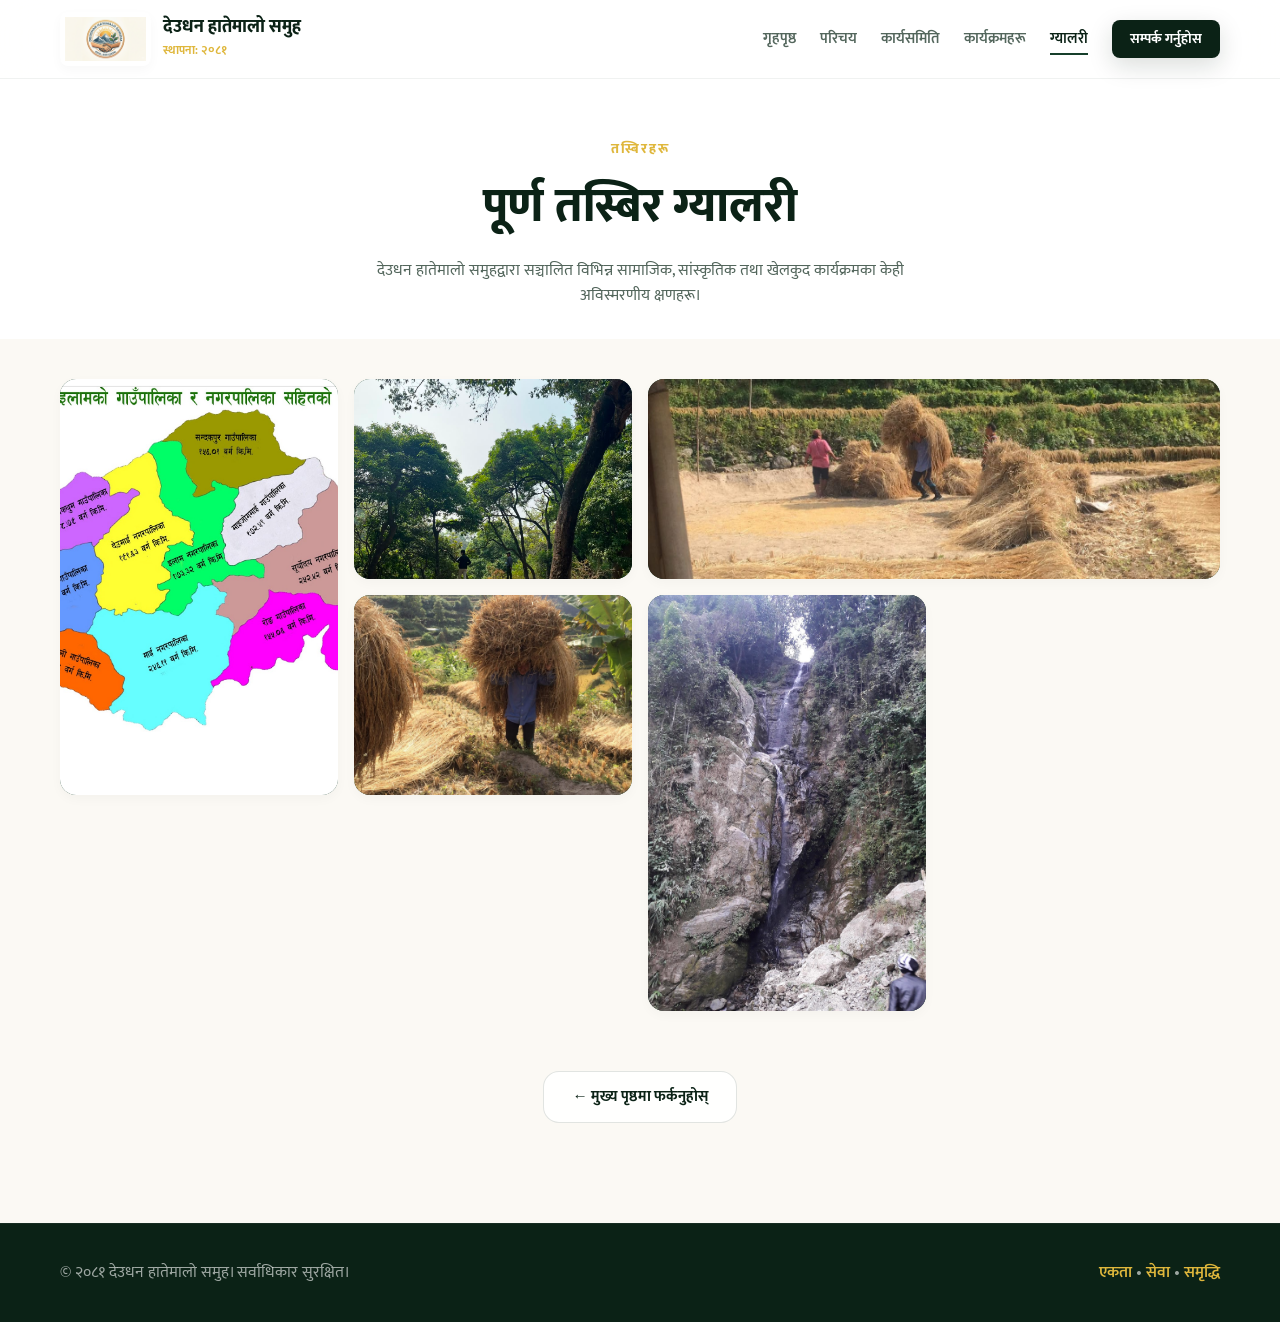
<file: gallery.html>
<!DOCTYPE html>
<html lang="ne">

<head>
  <meta charset="UTF-8">
  <meta name="viewport" content="width=device-width, initial-scale=1.0">
  <title>तस्बिर ग्यालरी | देउधन हातेमालो समुह</title>
  <link rel="preconnect" href="https://fonts.googleapis.com">
  <link href="https://fonts.googleapis.com/css2?family=Mukta:wght@300;400;500;600;700;800&display=swap" rel="stylesheet">
  <link rel="stylesheet" href="style.css">
</head>

<body>

  <!-- Sticky Header -->
  <header class="site-header">
    <div class="container header-inner">
      <a href="index.html#home" class="brand">
        <div class="logo-wrapper">
          <img src="assets/logo.png" alt="देउधन हातेमालो समुह लोगो" class="logo">
        </div>
        <div class="brand-text">
          <h1>देउधन हातेमालो समुह</h1>
          <span class="estd-badge">स्थापना: २०८१</span>
        </div>
      </a>

      <nav class="nav">
        <a href="index.html#home" class="nav-link">गृहपृष्ठ</a>
        <a href="index.html#about" class="nav-link">परिचय</a>
        <a href="index.html#committee" class="nav-link">कार्यसमिति</a>
        <a href="index.html#activities" class="nav-link">कार्यक्रमहरू</a>
        <a href="gallery.html" class="nav-link active">ग्यालरी</a>
        <a href="index.html#contact" class="btn btn-sm btn-primary">सम्पर्क गर्नुहोस</a>
      </nav>

      <button class="hamburger" aria-label="मेनु खोल्नुहोस्">
        <span class="bar"></span>
        <span class="bar"></span>
      </button>
    </div>
  </header>

  <!-- Gallery Hero Header -->
  <section class="section" style="padding: 60px 0 30px; background: var(--white); text-align: center;">
    <div class="container">
      <span class="section-tag">तस्बिरहरू</span>
      <h2 class="section-title" style="font-size: clamp(2rem, 4vw, 3rem); margin-bottom: 12px;">पूर्ण तस्बिर ग्यालरी</h2>
      <p style="color: var(--text-muted); max-width: 580px; margin: 0 auto; font-size: 1rem;">देउधन हातेमालो समुहद्वारा सञ्चालित विभिन्न सामाजिक, सांस्कृतिक तथा खेलकुद कार्यक्रमका केही अविस्मरणीय क्षणहरू।</p>
    </div>
  </section>

  <!-- Full Gallery Grid -->
  <section class="section" style="padding: 40px 0 100px;">
    <div class="container">
      <div class="gallery-masonry">
        <div class="g-item tall">
          <img src="assets/godak map.png" alt="क्षेत्रगत नक्सा र योजना">
          <div class="g-overlay"><span>नक्सा तथा योजना</span></div>
        </div>
        <div class="g-item">
          <img src="assets/1.jpeg" alt="कार्यक्रम झलक १">
          <div class="g-overlay"><span>युवा परिचालन</span></div>
        </div>
        <div class="g-item wide">
          <img src="assets/2.jpeg" alt="सामुदायिक कार्य २">
          <div class="g-overlay"><span>सामुदायिक सहकार्य</span></div>
        </div>
        <div class="g-item">
          <img src="assets/3.jpeg" alt="खेलकुद तथा संस्कृति ३">
          <div class="g-overlay"><span>विविध कार्यक्रम</span></div>
        </div>
        <div class="g-item tall">
          <img src="assets/gallery/jharna.jpg" alt="वृक्षारोपण वा सरसफाई ५">
          <div class="g-overlay"><span>वातावरण र सेवा</span></div>
        </div>
      </div>

      <div style="text-align: center; margin-top: 60px;">
        <a href="index.html" class="btn btn-secondary">← मुख्य पृष्ठमा फर्कनुहोस्</a>
      </div>
    </div>
  </section>

  <!-- Footer -->
  <footer class="site-footer">
    <div class="container footer-bottom">
      <p>© २०८१ देउधन हातेमालो समुह। सर्वाधिकार सुरक्षित।</p>
      <div class="footer-links">
        <span>एकता</span> • <span>सेवा</span> • <span>समृद्धि</span>
      </div>
    </div>
  </footer>

  <script src="script.js"></script>
</body>
</html>
</file>
<file: style.css>
:root {
  --primary-deep: #0b2216;
  --primary-light: #163f2b;
  --accent-gold: #dfb73c;
  --accent-soft: #fbf9f4;
  --text-main: #1c2b22;
  --text-muted: #53665c;
  --white: #ffffff;
  --shadow-sm: 0 4px 12px rgba(11, 34, 22, 0.03);
  --shadow-md: 0 12px 34px rgba(11, 34, 22, 0.06);
  --shadow-lg: 0 24px 60px rgba(11, 34, 22, 0.1);
  --radius-sm: 8px;
  --radius-md: 16px;
  --radius-lg: 32px;
}

* {
  margin: 0;
  padding: 0;
  box-sizing: border-box;
  scroll-behavior: smooth;
}

/* Force browsers (incl. Brave) to not apply device pixel scaling */
:root {
  text-size-adjust: 100%;
  -webkit-text-size-adjust: 100%;
}

html {
  overflow-x: hidden;
  width: 100%;
}

body {
  overflow-x: hidden;
  width: 100%;
  min-width: 320px;
}

/* Ensure sections stretch full viewport width */
.hero,
.section,
.site-header,
.site-footer {
  width: 100%;
  box-sizing: border-box;
}

body {
  font-family: 'Mukta', sans-serif;
  color: var(--text-main);
  background-color: var(--accent-soft);
  line-height: 1.6;
  -webkit-font-smoothing: antialiased;
}

h1, h2, h3, h4 {
  font-family: 'Mukta', sans-serif;
  font-weight: 800;
  color: var(--primary-deep);
}

.container {
  max-width: 1200px;
  margin: 0 auto;
  padding: 0 20px;
  width: 100%;
}

/* ─── HEADER ─────────────────────────────────────────── */
.site-header {
  background: rgba(255, 255, 255, 0.92);
  backdrop-filter: blur(20px);
  -webkit-backdrop-filter: blur(20px);
  position: sticky;
  top: 0;
  z-index: 1000;
  border-bottom: 1px solid rgba(11, 34, 22, 0.06);
  transition: all 0.3s cubic-bezier(0.4, 0, 0.2, 1);
}

.header-inner {
  display: flex;
  align-items: center;
  justify-content: space-between;
  padding: 12px 20px;
  gap: 16px;
}

.brand {
  display: flex;
  align-items: center;
  gap: 12px;
  text-decoration: none;
  flex-shrink: 0;
}

.logo-wrapper {
  background: var(--white);
  padding: 5px;
  border-radius: var(--radius-sm);
  box-shadow: var(--shadow-sm);
}

.logo {
  height: 44px;
  width: auto;
  display: block;
}

.brand-text h1 {
  font-size: 1.1rem;
  line-height: 1.2;
  white-space: nowrap;
}

.estd-badge {
  font-size: 0.72rem;
  color: var(--accent-gold);
  font-weight: 700;
}

/* Desktop nav */
.nav {
  display: flex;
  align-items: center;
  gap: 24px;
  flex-shrink: 0;
}

.nav-link {
  text-decoration: none;
  color: var(--text-muted);
  font-weight: 600;
  font-size: 0.95rem;
  transition: color 0.2s ease;
  position: relative;
  white-space: nowrap;
}

.nav-link::after {
  content: '';
  position: absolute;
  bottom: -4px;
  left: 0;
  width: 0;
  height: 2px;
  background: var(--primary-light);
  transition: width 0.25s ease;
}

.nav-link:hover::after,
.nav-link.active::after { width: 100%; }
.nav-link:hover,
.nav-link.active { color: var(--primary-deep); }

/* Hamburger */
.hamburger {
  display: none;
  flex-direction: column;
  gap: 5px;
  background: none;
  border: none;
  cursor: pointer;
  padding: 8px;
  border-radius: var(--radius-sm);
  flex-shrink: 0;
}

.bar {
  display: block;
  width: 24px;
  height: 2.5px;
  background: var(--primary-deep);
  border-radius: 2px;
  transition: all 0.3s ease;
}

/* Mobile nav drawer */
@media (max-width: 768px) {
  .brand-text h1 { font-size: 0.95rem; }
  .estd-badge { font-size: 0.65rem; }
  .logo { height: 36px; }

  .hamburger { display: flex; }

  .nav {
    display: none;
    position: absolute;
    top: 100%;
    left: 0;
    right: 0;
    background: rgba(255,255,255,0.98);
    backdrop-filter: blur(20px);
    flex-direction: column;
    align-items: flex-start;
    padding: 24px 20px;
    gap: 8px;
    border-bottom: 1px solid rgba(11,34,22,0.06);
    box-shadow: var(--shadow-md);
  }

  .nav.open { display: flex; }

  .nav-link {
    font-size: 1.1rem;
    padding: 10px 0;
    width: 100%;
    border-bottom: 1px solid rgba(11,34,22,0.05);
  }

  .nav .btn {
    margin-top: 8px;
    width: 100%;
    text-align: center;
  }
}

/* ─── BUTTONS ─────────────────────────────────────────── */
.btn {
  display: inline-flex;
  align-items: center;
  justify-content: center;
  padding: 13px 28px;
  border-radius: var(--radius-md);
  font-weight: 700;
  text-decoration: none;
  transition: transform 0.25s cubic-bezier(0.4, 0, 0.2, 1), background-color 0.2s ease;
  border: none;
  cursor: pointer;
  font-family: inherit;
  font-size: 0.95rem;
}

.btn-sm {
  padding: 8px 18px;
  border-radius: var(--radius-sm);
  font-size: 0.88rem;
}

.btn-primary {
  background: var(--primary-deep);
  color: var(--white);
  box-shadow: 0 8px 24px rgba(11, 34, 22, 0.15);
}
.btn-primary:hover {
  background: var(--primary-light);
  transform: translateY(-2px);
}

.btn-secondary {
  background: rgba(255, 255, 255, 0.9);
  color: var(--primary-deep);
  border: 1px solid rgba(11, 34, 22, 0.12);
}
.btn-secondary:hover {
  background: var(--white);
  transform: translateY(-2px);
}

/* ─── HERO ────────────────────────────────────────────── */
.hero {
  padding: 72px 0 100px;
  position: relative;
  overflow: hidden;
}

.hero-grid {
  display: grid;
  grid-template-columns: 1.1fr 0.9fr;
  gap: 56px;
  align-items: center;
}

.eyebrow-wrapper { margin-bottom: 16px; }

.eyebrow {
  font-size: 0.82rem;
  letter-spacing: 2px;
  text-transform: uppercase;
  color: var(--primary-light);
  font-weight: 700;
  background: rgba(22, 63, 43, 0.06);
  padding: 6px 14px;
  border-radius: var(--radius-sm);
}

.hero-title {
  font-size: clamp(2rem, 4.5vw, 3.8rem);
  line-height: 1.15;
  margin-bottom: 20px;
}

.text-gradient {
  background: linear-gradient(135deg, var(--primary-light), var(--accent-gold));
  -webkit-background-clip: text;
  -webkit-text-fill-color: transparent;
  background-clip: text;
}

.tagline {
  font-size: 1.1rem;
  color: var(--text-muted);
  margin-bottom: 36px;
  max-width: 520px;
}

.hero-buttons {
  display: flex;
  gap: 14px;
  flex-wrap: wrap;
}

.hero-visual { position: relative; }

.main-graphic-card {
  height: 440px;
  background: linear-gradient(135deg, var(--primary-deep), var(--primary-light));
  border-radius: var(--radius-lg);
  box-shadow: var(--shadow-lg);
  position: relative;
  transform: rotate(2deg);
  overflow: hidden;
}

.graphic-overlay {
  position: absolute;
  inset: 0;
  display: flex;
  align-items: center;
  justify-content: center;
  overflow: hidden;
}

.graphic-overlay img {
  width: 100%;
  height: 100%;
  object-fit: cover;
}

.floating-badge {
  position: absolute;
  bottom: 32px;
  left: -32px;
  background: var(--white);
  padding: 20px 28px;
  border-radius: var(--radius-md);
  box-shadow: var(--shadow-lg);
  display: flex;
  flex-direction: column;
  transform: rotate(-2deg);
}

.badge-number {
  font-size: 2rem;
  font-weight: 800;
  color: var(--accent-gold);
  line-height: 1;
}

.badge-text {
  font-size: 0.85rem;
  color: var(--text-muted);
  font-weight: 600;
}

/* ─── SECTIONS ────────────────────────────────────────── */
.section { padding: 96px 0; }

.section-head { margin-bottom: 52px; }
.text-center { text-align: center; }
.text-left { text-align: left; }

.section-tag {
  font-size: 0.85rem;
  text-transform: uppercase;
  letter-spacing: 2px;
  color: var(--accent-gold);
  font-weight: 800;
  display: block;
  margin-bottom: 8px;
}

.section-title { font-size: clamp(1.8rem, 3vw, 2.5rem); }

/* ─── ABOUT ───────────────────────────────────────────── */
.about-grid {
  display: grid;
  grid-template-columns: 0.9fr 1.1fr;
  gap: 72px;
  align-items: center;
}

.experience-card {
  background: var(--primary-deep);
  color: var(--accent-soft);
  padding: 44px;
  border-radius: var(--radius-lg);
  box-shadow: var(--shadow-lg);
}

.experience-card h3 {
  color: var(--accent-gold);
  margin-bottom: 22px;
  font-size: 1.5rem;
}

.modern-list { list-style: none; }

.modern-list li {
  position: relative;
  padding-left: 26px;
  margin-bottom: 16px;
  font-weight: 500;
  font-size: 1rem;
}

.modern-list li::before {
  content: "✦";
  position: absolute;
  left: 0;
  color: var(--accent-gold);
}

.lead-text {
  font-size: 1.2rem;
  font-weight: 600;
  color: var(--primary-light);
  margin-bottom: 14px;
}

.body-text {
  color: var(--text-muted);
  font-size: 1rem;
  margin-bottom: 28px;
  line-height: 1.7;
}

.stats-container {
  display: flex;
  gap: 24px;
}

.stat-card {
  background: var(--white);
  padding: 20px 32px;
  border-radius: var(--radius-md);
  box-shadow: var(--shadow-sm);
  flex: 1;
}

.stat-num {
  font-size: 2.2rem;
  font-weight: 800;
  color: var(--primary-deep);
  display: block;
  line-height: 1.2;
}

.stat-label {
  font-size: 0.9rem;
  color: var(--text-muted);
  font-weight: 600;
}

/* ─── COMMITTEE ───────────────────────────────────────── */
.committee { background: var(--white); }

.committee-fluid-grid {
  display: grid;
  grid-template-columns: repeat(6, 1fr);
  gap: 28px;
}

.profile-card {
  grid-column: span 2;
  background: var(--accent-soft);
  border-radius: var(--radius-md);
  overflow: hidden;
  box-shadow: var(--shadow-sm);
  transition: transform 0.3s ease, box-shadow 0.3s ease;
}

.profile-card.premium {
  grid-column: 2 / span 4;
  display: flex;
  background: var(--primary-deep);
  color: var(--white);
  margin-bottom: 20px;
}

.profile-card.premium .profile-thumb {
  width: 40%;
  height: 100%;
  min-height: 260px;
}

.profile-card.premium h3 {
  color: var(--white);
  font-size: 1.7rem;
}

.profile-thumb {
  width: 100%;
  height: 220px;
  overflow: hidden;
}

.profile-thumb img {
  width: 100%;
  height: 100%;
  object-fit: cover;
  transition: transform 0.5s ease;
}

.profile-info {
  padding: 28px;
  display: flex;
  flex-direction: column;
  justify-content: center;
}

.profile-role {
  font-size: 0.82rem;
  text-transform: uppercase;
  letter-spacing: 1px;
  color: var(--accent-gold);
  font-weight: 700;
  margin-bottom: 6px;
}

.profile-card h3 {
  font-size: 1.25rem;
  margin-bottom: 10px;
}

.profile-quote {
  font-size: 0.92rem;
  color: var(--text-muted);
  font-style: italic;
  line-height: 1.5;
}

.profile-card.premium .profile-quote {
  color: rgba(255, 255, 255, 0.65);
}

.profile-card:hover {
  transform: translateY(-6px);
  box-shadow: var(--shadow-lg);
}

.profile-card:hover .profile-thumb img {
  transform: scale(1.05);
}

/* ─── ACTIVITIES ──────────────────────────────────────── */
.activities-modern-layout {
  display: grid;
  grid-template-columns: repeat(auto-fit, minmax(240px, 1fr));
  gap: 28px;
}

.act-card {
  background: var(--white);
  padding: 36px;
  border-radius: var(--radius-lg);
  box-shadow: var(--shadow-sm);
  border: 1px solid rgba(11, 34, 22, 0.03);
  transition: all 0.3s ease;
}

.act-icon {
  font-size: 2.2rem;
  margin-bottom: 20px;
  background: var(--accent-soft);
  width: 64px;
  height: 64px;
  display: flex;
  align-items: center;
  justify-content: center;
  border-radius: var(--radius-md);
}

.act-card h3 {
  font-size: 1.3rem;
  margin-bottom: 10px;
}

.act-card p {
  color: var(--text-muted);
  font-size: 0.95rem;
  line-height: 1.6;
}

.act-card:hover {
  background: var(--primary-deep);
  color: var(--white);
  transform: translateY(-4px);
}
.act-card:hover h3 { color: var(--white); }
.act-card:hover p { color: rgba(255,255,255,0.72); }
.act-card:hover .act-icon { background: rgba(255,255,255,0.1); }

/* ─── GALLERY ─────────────────────────────────────────── */
.gallery-masonry {
  display: grid;
  grid-template-columns: repeat(auto-fill, minmax(220px, 1fr));
  grid-auto-rows: 200px;
  gap: 16px;
}

.g-item {
  background: var(--primary-light);
  border-radius: var(--radius-md);
  overflow: hidden;
  box-shadow: var(--shadow-sm);
  position: relative;
}

.g-item.tall { grid-row: span 2; }
.g-item.wide { grid-column: span 2; }

.g-item img {
  width: 100%;
  height: 100%;
  object-fit: cover;
  display: block;
  transition: transform 0.5s ease;
}

.g-item:hover img { transform: scale(1.06); }

.g-overlay {
  position: absolute;
  inset: 0;
  background: linear-gradient(to top, rgba(11,34,22,0.75) 0%, transparent 60%);
  display: flex;
  align-items: flex-end;
  padding: 20px;
  opacity: 0;
  transition: opacity 0.3s ease;
}

.g-item:hover .g-overlay { opacity: 1; }

.g-overlay span {
  color: var(--white);
  font-weight: 700;
  font-size: 0.95rem;
}

/* ─── CONTACT ─────────────────────────────────────────── */
.contact-wrapper {
  display: grid;
  grid-template-columns: 1fr 1fr;
  gap: 72px;
  background: var(--white);
  padding: 60px;
  border-radius: var(--radius-lg);
  box-shadow: var(--shadow-lg);
}

.contact-meta h2 {
  font-size: clamp(1.8rem, 3vw, 2.4rem);
  margin-bottom: 14px;
}

.contact-details { margin-top: 40px; }

.c-info-block {
  display: flex;
  gap: 18px;
  margin-bottom: 28px;
}

.c-icon {
  font-size: 1.3rem;
  background: var(--accent-soft);
  width: 48px;
  height: 48px;
  flex-shrink: 0;
  display: flex;
  align-items: center;
  justify-content: center;
  border-radius: var(--radius-sm);
}

.c-info-block h4 {
  font-size: 1rem;
  color: var(--text-muted);
  margin-bottom: 2px;
}

/* Floating Label Form */
.modern-form .form-group {
  position: relative;
  margin-bottom: 28px;
}

.modern-form input,
.modern-form textarea {
  width: 100%;
  padding: 16px;
  background: var(--accent-soft);
  border: 1px solid rgba(11, 34, 22, 0.1);
  border-radius: var(--radius-sm);
  outline: none;
  font-family: inherit;
  font-size: 1rem;
  transition: all 0.2s ease;
  -webkit-appearance: none;
}

.modern-form label {
  position: absolute;
  left: 16px;
  top: 16px;
  color: var(--text-muted);
  transition: all 0.2s ease;
  pointer-events: none;
  background: transparent;
}

.modern-form input:focus ~ label,
.modern-form input:not(:placeholder-shown) ~ label,
.modern-form textarea:focus ~ label,
.modern-form textarea:not(:placeholder-shown) ~ label {
  top: -22px;
  left: 4px;
  font-size: 0.82rem;
  font-weight: 700;
  color: var(--primary-light);
}

.modern-form input:focus,
.modern-form textarea:focus {
  border-color: var(--primary-light);
  background: var(--white);
  box-shadow: var(--shadow-sm);
}

.btn-block { width: 100%; }

/* ─── FOOTER ──────────────────────────────────────────── */
.site-footer {
  background: var(--primary-deep);
  color: rgba(255, 255, 255, 0.6);
  padding: 36px 0;
  border-top: 1px solid rgba(255,255,255,0.05);
}

.footer-bottom {
  display: flex;
  justify-content: space-between;
  align-items: center;
  flex-wrap: wrap;
  gap: 16px;
}

.footer-links span {
  color: var(--accent-gold);
  font-weight: 600;
}

/* ─── RESPONSIVE ──────────────────────────────────────── */
@media (max-width: 992px) {
  .hero-grid,
  .about-grid {
    grid-template-columns: 1fr;
    gap: 40px;
  }

  .hero { padding: 48px 0 72px; }

  .main-graphic-card {
    height: 320px;
    transform: rotate(1deg);
  }

  .floating-badge {
    left: 16px;
    bottom: 20px;
  }

  .contact-wrapper {
    grid-template-columns: 1fr;
    gap: 48px;
    padding: 40px 28px;
  }

  .profile-card.premium {
    grid-column: span 6;
    flex-direction: column;
  }
  .profile-card.premium .profile-thumb {
    width: 100%;
    min-height: 200px;
  }

  .committee-fluid-grid { gap: 20px; }
}

@media (max-width: 768px) {
  .section { padding: 64px 0; }

  .profile-card { grid-column: span 3; }
  .committee-fluid-grid { grid-template-columns: repeat(3, 1fr); }

  .gallery-masonry {
    grid-template-columns: repeat(2, 1fr);
    grid-auto-rows: 160px;
  }

  .g-item.wide { grid-column: span 1; }

  .hero-buttons { flex-direction: column; }
  .hero-buttons .btn { width: 100%; text-align: center; }

  .stats-container { gap: 16px; }
}

@media (max-width: 576px) {
  .section { padding: 48px 0; }

  .profile-card { grid-column: span 6; }
  .committee-fluid-grid { grid-template-columns: 1fr; }
  .stats-container { flex-direction: column; }

  .gallery-masonry {
    grid-template-columns: 1fr;
    grid-auto-rows: 200px;
  }

  .g-item.tall { grid-row: span 1; }
  .g-item.wide { grid-column: span 1; }

  .experience-card { padding: 28px 24px; }

  .footer-bottom { flex-direction: column; text-align: center; }
}
</file>
